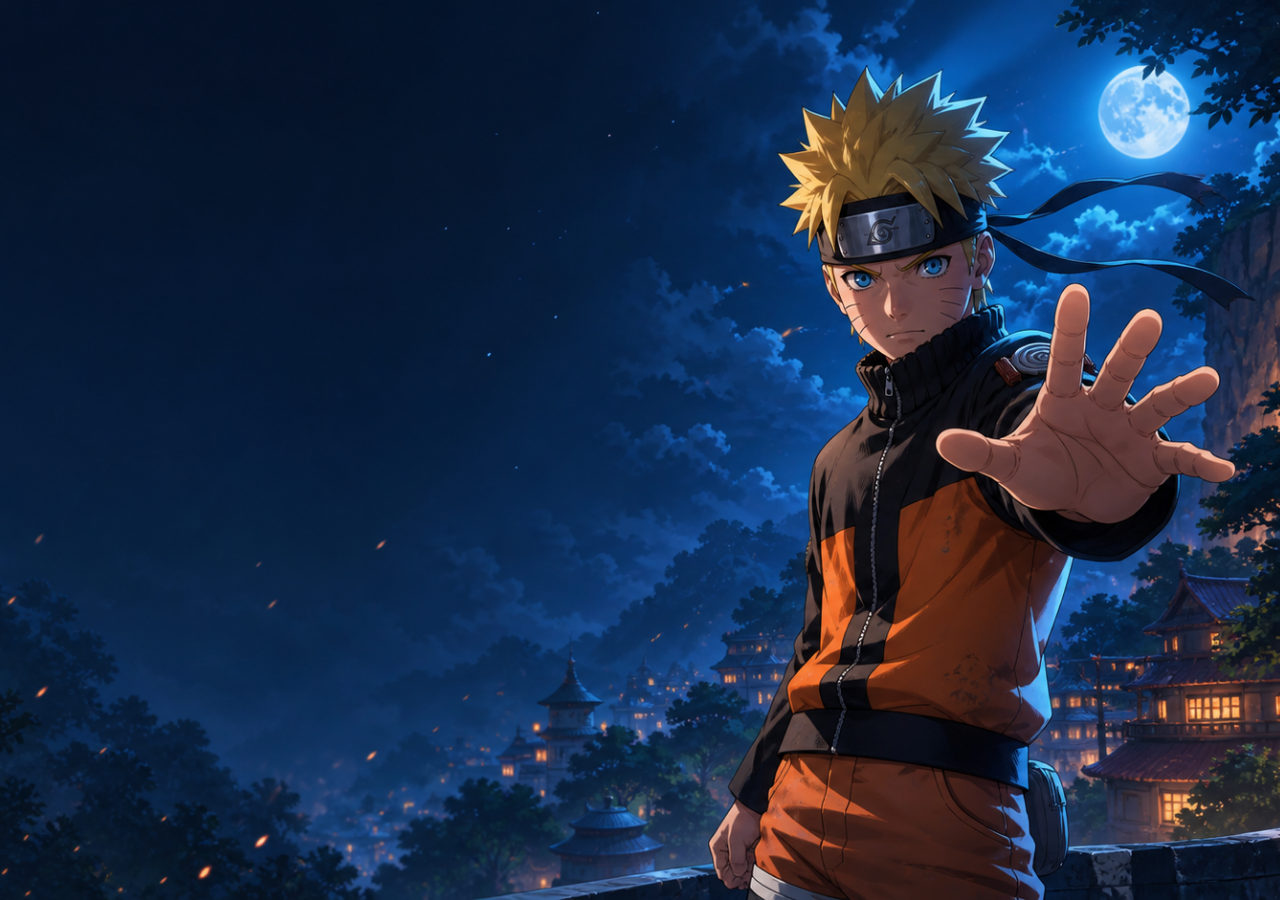
<file: Naruto_rasengan/index.html>
<!doctype html>
<html lang="sr">
  <head>
    <meta charset="utf-8" />
    <meta name="viewport" content="width=device-width, initial-scale=1" />
    <meta name="color-scheme" content="dark" />
    <title>Naruto — Rasengan</title>
    <link rel="stylesheet" href="style.css" />
  </head>
  <body>
    <main id="wallpaper" aria-label="Naruto Rasengan interactive wallpaper">
      <img id="background" src="naruto-rasengan-wallpaper.png" alt="Naruto wallpaper" />
      <canvas id="effects" aria-hidden="true"></canvas>
      <div id="hint">Drži klik za Rasengan</div>
    </main>
    <script src="script.js"></script>
  </body>
</html>
</file>
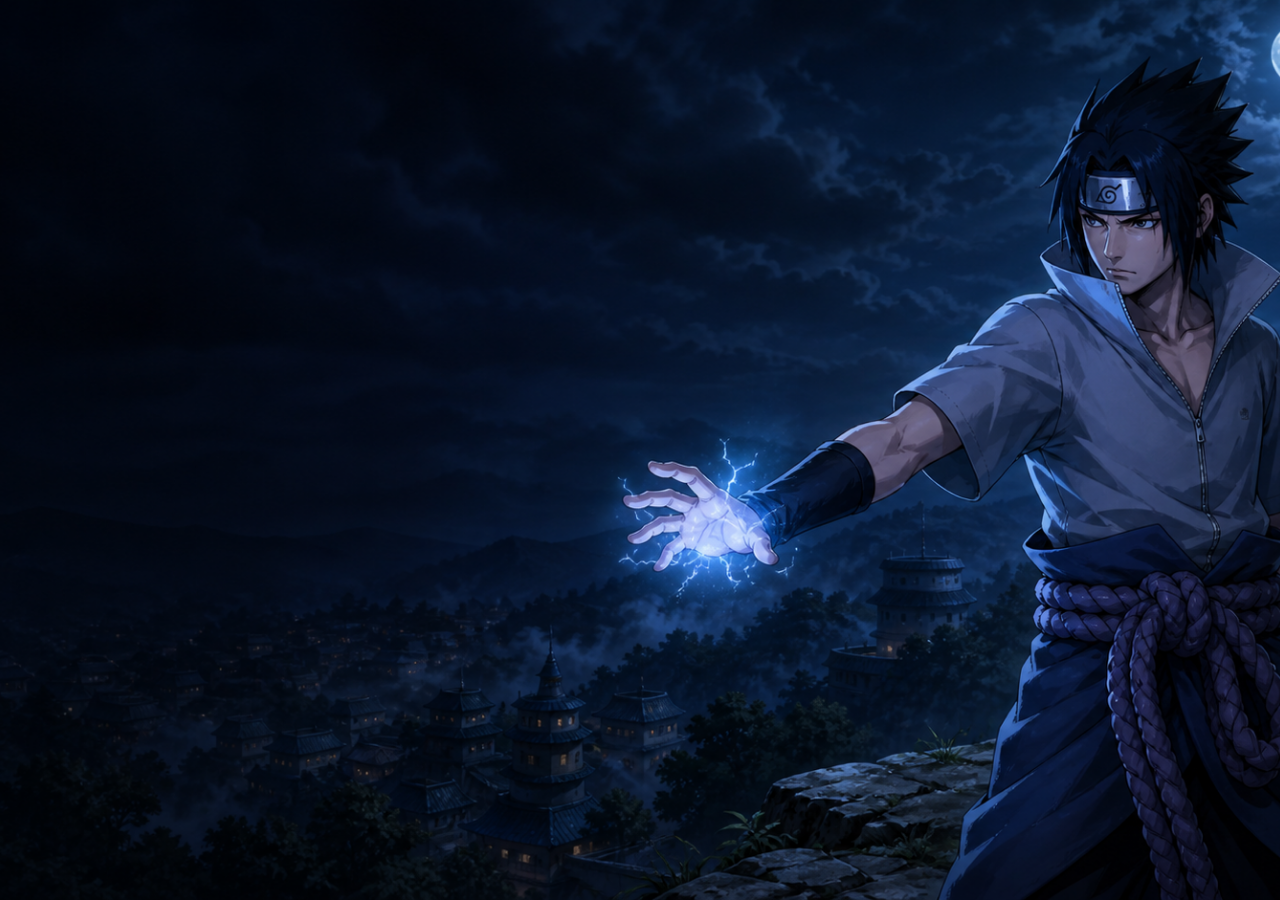
<file: sasuke_chidori/index.html>
<!doctype html>
<html lang="sr">
  <head>
    <meta charset="utf-8" />
    <meta name="viewport" content="width=device-width, initial-scale=1" />
    <meta name="color-scheme" content="dark" />
    <title>Sasuke — Chidori</title>
    <link rel="stylesheet" href="style.css" />
  </head>
  <body>
    <main id="wallpaper" aria-label="Sasuke Chidori interactive wallpaper">
      <img id="background" src="sasuke-chidori-wallpaper.png" alt="Sasuke Chidori wallpaper" />
      <canvas id="effects" aria-hidden="true"></canvas>
      <div id="hint">Drži klik za Chidori</div>
    </main>
    <script src="script.js"></script>
  </body>
</html>
</file>
<file: Naruto_rasengan/style.css>
:root {
  background: #06172e;
}

* {
  box-sizing: border-box;
}

html,
body,
#wallpaper {
  width: 100%;
  height: 100%;
  margin: 0;
  overflow: hidden;
}

#wallpaper {
  position: relative;
  cursor: default;
  user-select: none;
}

#background,
#effects {
  position: absolute;
  inset: 0;
  width: 100%;
  height: 100%;
}

#background {
  display: block;
  object-fit: cover;
  object-position: center;
  pointer-events: none;
}

#effects {
  pointer-events: none;
}

#hint {
  position: absolute;
  left: 50%;
  bottom: 4.4%;
  transform: translateX(-50%);
  color: rgba(224, 247, 255, 0.9);
  font: 600 clamp(12px, 1vw, 18px)/1 system-ui, sans-serif;
  letter-spacing: 0.14em;
  text-transform: uppercase;
  text-shadow: 0 0 14px #28c8ff, 0 2px 4px #00101e;
  opacity: 0;
  transition: opacity 300ms ease;
  pointer-events: none;
}

#wallpaper:hover #hint {
  opacity: 0.8;
}
</file>
<file: sasuke_chidori/style.css>
:root {
  background: #020916;
}

* {
  box-sizing: border-box;
}

html,
body,
#wallpaper {
  width: 100%;
  height: 100%;
  margin: 0;
  overflow: hidden;
}

#wallpaper {
  position: relative;
  cursor: default;
  user-select: none;
}

#background,
#effects {
  position: absolute;
  inset: 0;
  width: 100%;
  height: 100%;
}

#background {
  display: block;
  object-fit: cover;
  object-position: center;
  pointer-events: none;
}

#effects {
  pointer-events: none;
}

#hint {
  position: absolute;
  left: 50%;
  bottom: 4.4%;
  transform: translateX(-50%);
  color: rgba(220, 241, 255, 0.92);
  font: 600 clamp(12px, 1vw, 18px)/1 system-ui, sans-serif;
  letter-spacing: 0.14em;
  text-transform: uppercase;
  text-shadow: 0 0 16px #3c8cff, 0 2px 4px #000711;
  opacity: 0;
  transition: opacity 300ms ease;
  pointer-events: none;
}

#wallpaper:hover #hint {
  opacity: 0.8;
}
</file>
